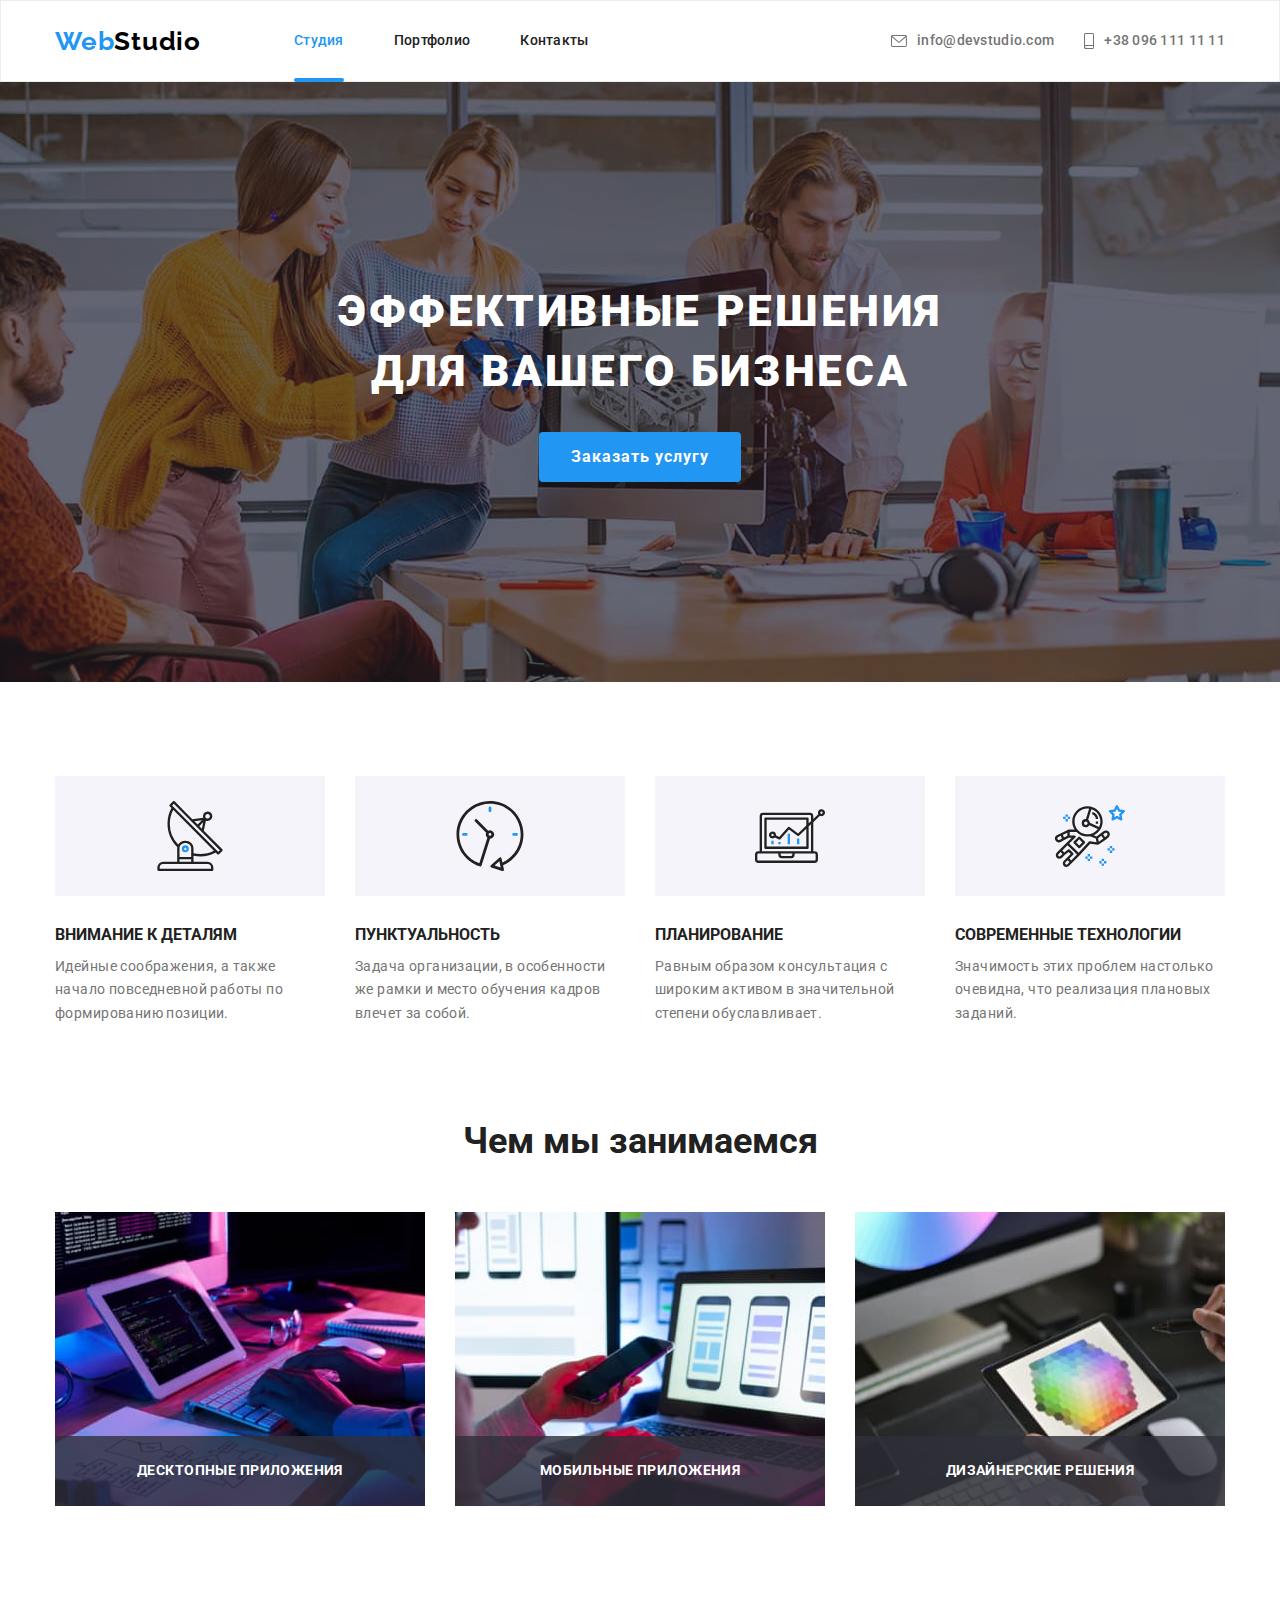
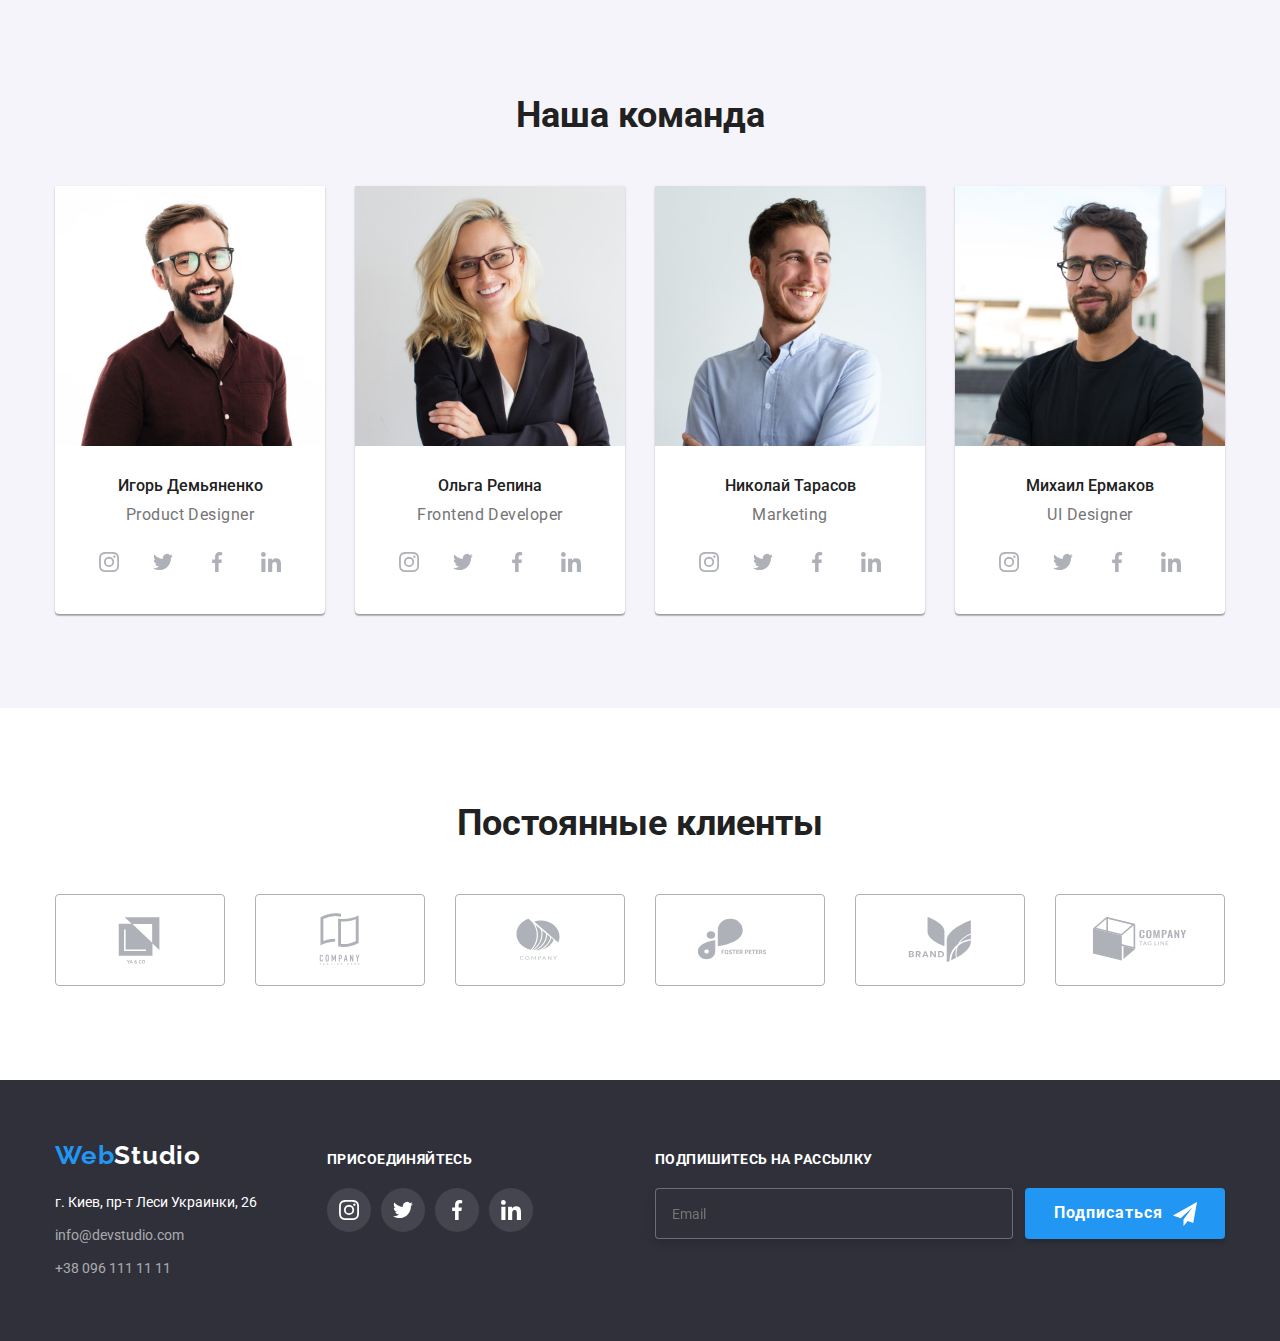
<file: index.html>
<!DOCTYPE html>
<html lang="ru">
<head>
    <meta charset="UTF-8">
    <meta http-equiv="X-UA-Compatible" content="IE=edge">
    <meta name="viewport" content="width=device-width, initial-scale=1.0">
    <title>WebStudio</title>
    <link href="https://fonts.googleapis.com/css2?family=Raleway:wght@700&family=Roboto:wght@400;500;700;900&display=swap" rel="stylesheet">
    <link rel="stylesheet" href="https://cdnjs.cloudflare.com/ajax/libs/modern-normalize/1.1.0/modern-normalize.min.css">
    <link rel="stylesheet" href="./css/main.min.css">
</head>
<body>
    <!-- head of info -->
    <header class="style">
        <div class="container head-wrap">
            <nav class="nav">
                <a href="./index.html" class="logo">Web<span class="logo__style">Studio</span></a>

                <ul class="site-nav"> 
                    <li class="site-nav__item">
                        <a href="./index.html" class="site-nav__link site-nav__link--current">Студия</a>
                    </li>

                    <li class="site-nav__item">
                        <a href="./portfolio.html" class="site-nav__link">Портфолио</a>
                    </li>

                    <li class="site-nav__item">
                        <a href="./index.html" class="site-nav__link">Контакты</a>
                    </li>
                </ul>
            </nav>

            <ul class="contacts">
                <li class="contacts__item">
                    <a href="mailto:info@devstudio.com" class="contacts__link">
                        <svg class="contacts__icon" width="16" height="12">
                            <use href="./image/icons.svg#icon-envelope-opt"></use>
                        </svg>
                        info@devstudio.com
                    </a>
                </li>
                <li class="contacts__item">
                    <a href="tel:+380961111111" class="contacts__link">
                    <svg class="contacts__icon" width="10" height="16">
                        <use href="./image/icons.svg#icon-smartphone-opt"></use>
                    </svg>
                    +38 096 111 11 11
                    </a> 
                </li>
            </ul>
                
        </div>
    </header>

    <main>
        <!-- hero -->
        <section class="hero">
        <div class="container">
            <h1 class="hero__title">Эффективные решения для вашего бизнеса</h1>
            <button type="button" class="hero__button" data-modal-open>Заказать услугу</button>

            <div class="backdrop is-hidden" data-modal>
                
                <div class="modal">
                
                    <form class="reg-form" autocomplete="off">
                        <p class="reg-form__header">Оставьте свои данные, мы вам перезвоним</p>
                        
                            <label class="reg-form__item">
                                <span class="reg-form__text">Имя</span>
                                <input type="text" name="name" class="reg-form__input">

                                <svg width="18" height="18" class="reg-form__icon">
                                    <use href="./image/icons.svg#icon-person-black"></use>
                                </svg>
                            </label>
                                                    
                            <label class="reg-form__item">
                                <span class="reg-form__text">Телефон</span>
                                <input type="tel" name="phone" class="reg-form__input">

                                <svg width="18" height="18" class="reg-form__icon">
                                    <use href="./image/icons.svg#icon-phone-black"></use>
                                </svg>
                            </label>
                        
                            <label class="reg-form__item">
                            <span class="reg-form__text">Почта</span>
                                <input type="email" name="email" class="reg-form__input">
                                
                                <svg width="18" height="18" class="reg-form__icon">
                                    <use href="./image/icons.svg#icon-email-black"></use>
                                </svg>
                            </label>
                        
                            <label class="reg-form__item">
                                <span class="reg-form__text">Комментарий</span> 
                                <textarea name="comment" class="reg-form__input reg-form__textarea" placeholder="Введите текст"></textarea>
                            </label>

                            <label class="reg-form__agreement">
                                <input type="checkbox" name="policy" class="reg-form__checkbox">
                                <span class="reg-form__custom-checkbox"></span>
                                <span>Соглашаюсь с рассылкой и принимаю <a href="" class="reg-form__policy">Условия договора</a></span>
                            </label>

                            <button type="submit" class="reg-form__button">Отправить</button>

                    </form>

                    <button type="button" class="modal__button" data-modal-close>
                    <svg width="30" height="30">
                        <use href="./image/icons.svg#icon-close-c"></use>
                    </svg>
                    </button>
                </div>
            </div>
        </div>
        </section>
            
        <!-- competence -->
        <section class="section">
            <div class="container">
               
                <h2 class="section__title" hidden>Наши компетенции</h2>
                
                <ul class="competence">

                    <li class="competence__item">
                        <div class="competence__icon">
                            <svg width="70" height="70">
                                <use href="./image/icons.svg#icon-antenna-opt"></use>
                            </svg>
                        </div>
                            <h3 class="competence__title">Внимание к деталям</h3>
                            <p class="competence__content">Идейные соображения, а также начало повседневной работы по формированию позиции.</p>
                    </li>

                    <li class="competence__item"> 
                        <div class="competence__icon">
                            <svg width="70" height="70">
                                <use href="./image/icons.svg#icon-clock-opt"></use>
                            </svg>
                        </div>
                        <h3 class="competence__title">Пунктуальность</h3>
                        <p class="competence__content">Задача организации, в особенности же рамки и место обучения кадров влечет за собой.</p>
                    </li>
                    <li class="competence__item">
                        <div class="competence__icon">
                            <svg width="70" height="70">
                                <use href="./image/icons.svg#icon-diagram-opt"></use>
                            </svg>
                        </div>
                        <h3 class="competence__title">Планирование</h3>
                        <p class="competence__content">Равным образом консультация с широким активом в значительной степени обуславливает.</p>
                    </li>
                    <li class="competence__item">
                        <div class="competence__icon">
                            <svg width="70" height="70">
                                <use href="./image/icons.svg#icon-astronaut-opt"></use>
                            </svg>
                        </div>
                        <h3 class="competence__title">Современные технологии</h3>
                        <p class="competence__content">Значимость этих проблем настолько очевидна, что реализация плановых заданий.</p>
                    </li>
                </ul>
            </div>
        </section>

        <!-- affairs -->
        <section class="section">
            <div class="container">
                <h2 class="section__title">Чем мы занимаемся</h2>
                
                <ul class="affairs">

                    <li class="affairs__item">
                        <div class="affairs__card">
                            <img src="./image/zanyatie-1-sq.jpg" alt="работает на десктопном приложении" width="370">
                            <p class="affairs__text">Десктопные приложения</p>
                        </div>
                    </li>

                    <li class="affairs__item">
                        <div class="affairs__card">
                            <img src="./image/zanyatie-2-sq.jpg" alt="работает на мобильном приложении" width="370">
                            <p class="affairs__text">Мобильные приложения</p>
                        </div>
                    </li>

                    <li class="affairs__item">
                        <div class="affairs__card">
                            <img src="./image/zanyatie-3-sq.jpg" alt="работает с палитрой цветов" width="370">
                            <p class="affairs__text">Дизайнерские решения</p>
                        </div>
                    </li>

                </ul>
            </div>
        </section>

        <!-- staff -->
        <section class="section">
            <div class="container">
                <h2 class="section__title">Наша команда</h2>
                <ul class="staff">

                    <li class="staff__item">
                        <img src="./image/demyanenko-sq.jpg" alt="Product Designer Игорь Демьяненко" width="270">
                        <div class="staff__info">
                            <h3 class="staff__name">Игорь Демьяненко</h3>
                            <p lang="en" class="staff__pos">Product Designer</p>

                            <ul class="socials">

                                <li class="socials__item"> 
                                    <a href="" class="socials__link">
                                        <svg class="socials__icon" width="20" height="20">
                                            <use href="./image/icons.svg#icon-instagram-opt"></use>
                                        </svg>
                                    </a>
                                </li>

                                <li class="socials__item"> 
                                    <a href="" class="socials__link">
                                        <svg class="socials__icon" width="20" height="20">
                                            <use href="./image/icons.svg#icon-twitter-opt"></use>
                                        </svg>
                                    </a>
                                </li>

                                <li class="socials__item"> 
                                    <a href="" class="socials__link">
                                        <svg class="socials__icon" width="20" height="20">
                                            <use href="./image/icons.svg#icon-facebook-opt"></use>
                                        </svg>
                                     </a>
                                </li>

                                <li class="socials__item"> 
                                    <a href="" class="socials__link">
                                        <svg class="socials__icon" width="20" height="20">
                                            <use href="./image/icons.svg#icon-linkedin-opt"></use>
                                        </svg>
                                    </a>
                                </li>
                            </ul>
                        </div>
                    </li>

                    <li class="staff__item">
                        <img src="./image/repina-sq.jpg" alt="Frontend Developer Ольга Репина" width="270">
                        <div class="staff__info">
                            <h3 class="staff__name">Ольга Репина</h3>
                            <p lang="en" class="staff__pos">Frontend Developer</p>

                            <ul class="socials">
                            
                                <li class="socials__item">
                                    <a href="" class="socials__link">
                                        <svg class="socials__icon" width="20" height="20">
                                            <use href="./image/icons.svg#icon-instagram-opt"></use>
                                        </svg>
                                    </a>
                                </li>
                            
                                <li class="socials__item">
                                    <a href="" class="socials__link">
                                        <svg class="socials__icon" width="20" height="20">
                                            <use href="./image/icons.svg#icon-twitter-opt"></use>
                                        </svg>
                                    </a>
                                </li>
                            
                                <li class="socials__item">
                                    <a href="" class="socials__link">
                                        <svg class="socials__icon" width="20" height="20">
                                            <use href="./image/icons.svg#icon-facebook-opt"></use>
                                        </svg>
                                    </a>
                                </li>
                            
                                <li class="socials__item">
                                    <a href="" class="socials__link">
                                        <svg class="socials__icon" width="20" height="20">
                                            <use href="./image/icons.svg#icon-linkedin-opt"></use>
                                        </svg>
                                    </a>
                                </li>
                            </ul>
                        </div>
                    </li>

                    <li class="staff__item">
                        <img src="./image/tarasov-sq.jpg" alt="Marketing Николай Тарасов" width="270">
                        <div class="staff__info">
                            <h3 class="staff__name">Николай Тарасов</h3>
                            <p lang="en" class="staff__pos">Marketing</p>

                            <ul class="socials">
                            
                                <li class="socials__item">
                                    <a href="" class="socials__link">
                                        <svg class="socials__icon" width="20" height="20">
                                            <use href="./image/icons.svg#icon-instagram-opt"></use>
                                        </svg>
                                    </a>
                                </li>
                            
                                <li class="socials__item">
                                    <a href="" class="socials__link">
                                        <svg class="socials__icon" width="20" height="20">
                                            <use href="./image/icons.svg#icon-twitter-opt"></use>
                                        </svg>
                                    </a>
                                </li>
                            
                                <li class="socials__item">
                                    <a href="" class="socials__link">
                                        <svg class="socials__icon" width="20" height="20">
                                            <use href="./image/icons.svg#icon-facebook-opt"></use>
                                        </svg>
                                    </a>
                                </li>
                            
                                <li class="socials__item">
                                    <a href="" class="socials__link">
                                        <svg class="socials__icon" width="20" height="20">
                                            <use href="./image/icons.svg#icon-linkedin-opt"></use>
                                        </svg>
                                    </a>
                                </li>
                            </ul>
                        </div>
                    </li>

                    <li class="staff__item">
                        <img src="./image/ermakov-sq.jpg" alt="UI Designer Михаил Ермаков" width="270">
                        <div class="staff__info">
                            <h3 class="staff__name">Михаил Ермаков</h3>
                            <p lang="en" class="staff__pos">UI Designer</p>
                            
                            <ul class="socials">
                            
                                <li class="socials__item">
                                    <a href="" class="socials__link">
                                        <svg class="socials__icon" width="20" height="20">
                                            <use href="./image/icons.svg#icon-instagram-opt"></use>
                                        </svg>
                                    </a>
                                </li>
                            
                                <li class="socials__item">
                                    <a href="" class="socials__link">
                                        <svg class="socials__icon" width="20" height="20">
                                            <use href="./image/icons.svg#icon-twitter-opt"></use>
                                        </svg>
                                    </a>
                                </li>
                            
                                <li class="socials__item">
                                    <a href="" class="socials__link">
                                        <svg class="socials__icon" width="20" height="20">
                                            <use href="./image/icons.svg#icon-facebook-opt"></use>
                                        </svg>
                                    </a>
                                </li>
                            
                                <li class="socials__item">
                                    <a href="" class="socials__link">
                                        <svg class="socials__icon" width="20" height="20">
                                            <use href="./image/icons.svg#icon-linkedin-opt"></use>
                                        </svg>
                                    </a>
                                </li>
                            </ul>
                        </div>
                    </li>
                </ul>
            </div>
        </section>

        <!-- clients -->
        <section class="section">
            <div class="container">
            <h2 class="section__title">Постоянные клиенты</h2>
                <ul class="clients">

                    <li class="clients__item">
                        <a href="" class="clients__link">
                            <svg class="clients__icon" width="106" height="60">
                                <use href="./image/icons.svg#icon-client-1-1"></use>
                            </svg>
                        </a>
                    </li>

                    <li class="clients__item">
                        <a href="" class="clients__link">
                            <svg class="clients__icon" width="106" height="60">
                                <use href="./image/icons.svg#icon-client-2-2"></use>
                            </svg>
                        </a>
                    </li>

                    <li class="clients__item">
                        <a href="" class="clients__link">
                            <svg class="clients__icon" width="106" height="60">
                                <use href="./image/icons.svg#icon-client-3-3"></use>
                            </svg>
                        </a>
                    </li>

                    <li class="clients__item">
                        <a href="" class="clients__link">
                            <svg class="clients__icon" width="106" height="60">
                                <use href="./image/icons.svg#icon-client-4-4"></use>
                            </svg>
                        </a>
                    </li>

                    <li class="clients__item">
                        <a href="" class="clients__link">
                            <svg class="clients__icon" width="106" height="60">
                                <use href="./image/icons.svg#icon-client-5-5"></use>
                            </svg>
                        </a>
                    </li>

                    <li class="clients__item">
                        <a href="" class="clients__link">
                            <svg class="clients__icon" width="106" height="60">
                                <use href="./image/icons.svg#icon-client-6-6"></use>
                            </svg>
                        </a>
                    </li>

                </ul>
            </div>
        </section>
    </main>

    <footer class="footer">
        <div class="container footer__wrap">
            <div>
            <a href="./index.html" class="logo logo__position">Web<span class="logo__style logo__color">Studio</span></a>
            <address>
                <ul class="address">
                    <li class="address__item">г. Киев, пр-т Леси Украинки, 26</li> 

                    <li class="address__item">
                        <a href="mailto:info@devstudio.com" class="address__link">info@devstudio.com</a>
                    </li>

                    <li>
                        <a href="tel:+380961111111" class="address__link">+38 096 111 11 11</a>
                    </li>
                </ul>
            </address>
            </div>

            <div class="footer-stand">
                <p class="footer-stand__header">Присоединяйтесь</p>
                <ul class="socials">
                
                    <li class="socials__item">
                        <a href="" class="socials__link">
                            <svg class="socials__icon" width="20" height="20">
                                <use href="./image/icons.svg#icon-instagram-opt"></use>
                            </svg>
                        </a>
                    </li>
                
                    <li class="socials__item">
                        <a href="" class="socials__link">
                            <svg class="socials__icon" width="20" height="20">
                                <use href="./image/icons.svg#icon-twitter-opt"></use>
                            </svg>
                        </a>
                    </li>
                
                    <li class="socials__item">
                        <a href="" class="socials__link">
                            <svg class="socials__icon" width="20" height="20">
                                <use href="./image/icons.svg#icon-facebook-opt"></use>
                            </svg>
                        </a>
                    </li>
                
                    <li class="socials__item">
                        <a href="" class="socials__link">
                            <svg class="socials__icon" width="20" height="20">
                                <use href="./image/icons.svg#icon-linkedin-opt"></use>
                            </svg>
                        </a>
                    </li>

                </ul>
            </div>

            <div class="form">
                <p class="form__message">Подпишитесь на рассылку</p>
                <form class="wrapper">
                        <input type="email" name="mailing" id="mailing" placeholder="Email" class="form__input">
                        <button type="submit" class="form__button">
                            Подписаться
                            <svg width="24" height="24" class="form__icon">
                                <use href="./image/icons.svg#icon-icon-send-1">
                                </use>
                            </svg>
                        </button>
                    </div>
                </form>
            </div>
    </footer>
    <script src="./js/modal.js"></script>
</body>
</html>
</file>
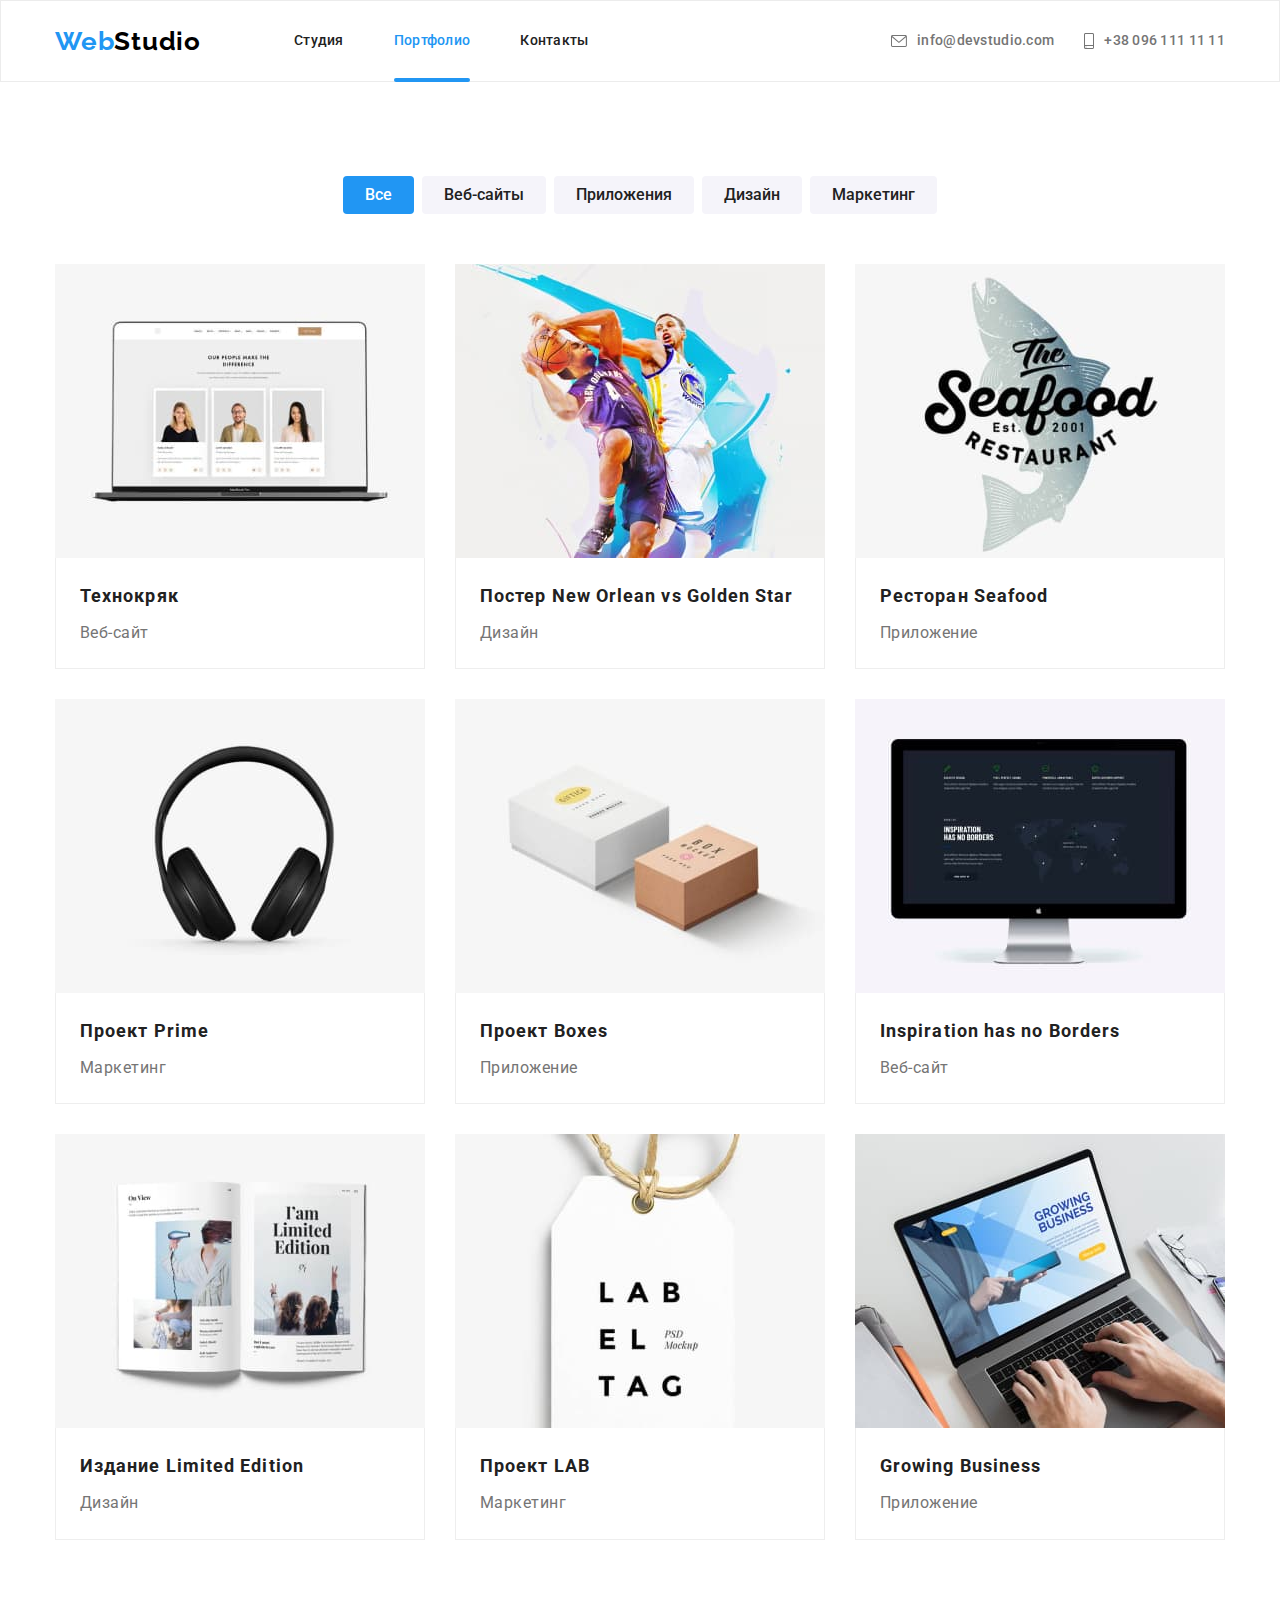
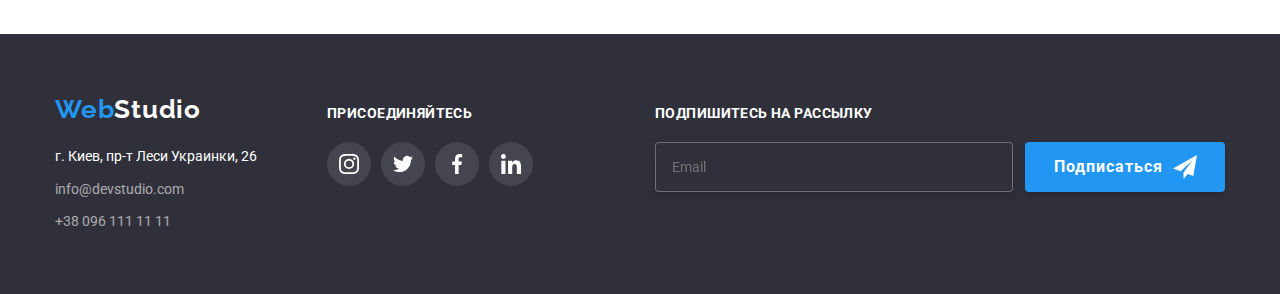
<file: portfolio.html>
<!DOCTYPE html>
<html lang="ru">
<head>
    <meta charset="UTF-8">
    <meta http-equiv="X-UA-Compatible" content="IE=edge">
    <meta name="viewport" content="width=device-width, initial-scale=1.0">
    <title>Portfolio</title>
    <link href="https://fonts.googleapis.com/css2?family=Raleway:wght@700&family=Roboto:wght@400;500;700;900&display=swap"
        rel="stylesheet">
    <link rel="stylesheet" href="https://cdnjs.cloudflare.com/ajax/libs/modern-normalize/1.1.0/modern-normalize.min.css">
    <link rel="stylesheet" href="./css/main.min.css">
</head>
<body>
    <!-- head of info -->
    <header class="style">
        <div class="container head-wrap">
            <nav class="nav">
                <a href="./index.html" class="logo">Web<span class="logo__style">Studio</span></a>
    
                <ul class="site-nav">
                    <li class="site-nav__item">
                        <a href="./index.html" class="site-nav__link">Студия</a>
                    </li>
    
                    <li class="site-nav__item">
                        <a href="./portfolio.html" class="site-nav__link site-nav__link--current">Портфолио</a>
                    </li>
    
                    <li class="site-nav__item">
                        <a href="./index.html" class="site-nav__link">Контакты</a>
                    </li>
                </ul>
            </nav>
    
            <ul class="contacts">
                <li class="contacts__item">
                    <a href="mailto:info@devstudio.com" class="contacts__link">
                        <svg class="contacts__icon" width="16" height="12">
                            <use href="./image/icons.svg#icon-envelope-opt"></use>
                        </svg>
                        info@devstudio.com
                    </a>
                </li>
                <li class="contacts__item">
                    <a href="tel:+380961111111" class="contacts__link">
                        <svg class="contacts__icon" width="10" height="16">
                            <use href="./image/icons.svg#icon-smartphone-opt"></use>
                        </svg>
                        +38 096 111 11 11
                    </a>
                </li>
            </ul>
    
        </div>
    </header>

    <main>   
        <section class="section">
            <div class="container">

                <h1 hidden>Примеры наших работ</h1>

                <!-- filter -->
                <ul class="filter">
                    <li class="filter__item"><button type="button" class="filter__button filter__button--main">Все</button></li>
                    <li class="filter__item"><button type="button" class="filter__button">Веб-сайты</button></li>
                    <li class="filter__item"><button type="button" class="filter__button">Приложения</button></li>
                    <li class="filter__item"><button type="button" class="filter__button">Дизайн</button></li>
                    <li class="filter__item"><button type="button" class="filter__button">Маркетинг</button></li>
                </ul>
             
                    <!-- examples -->
                <ul class="examples">

                    <li class="examples__item">
                        <a href="" class="project">
                            <div class="project__img-wrap">
                                <img src="./image/technokryak.jpg" alt="Пример работы Технокряк" width="370">
                                <p class="project__overlay">
                                    Ресурс предлагает комплексные предложения с разным уровнем функционала и сервисов. Все это позволит посетителю получить
                                    исчерпывающие сведения о компании или частном лице.
                                </p>
                            </div>

                            <div class="project__info">
                                <h2 class="project__title">Технокряк</h2>
                                <p class="project__type">Веб-сайт</p>
                            </div>
                        </a>
                    </li>
                    
                    <li class="examples__item">
                        <a href="" class="project">
                            <div class="project__img-wrap">
                                <img src="./image/new-orlean-vs-golden-star.jpg" alt="Постер New Orlean vs Golden Star" width="370">
                                <p class="project__overlay">
                                    Ресурс предлагает комплексные предложения с разным уровнем функционала и сервисов. Все это позволит посетителю
                                    получить
                                    исчерпывающие сведения о компании или частном лице.
                                </p>
                            </div>
                            <div class="project__info">
                                <h2 class="project__title">Постер <span lang="en">New Orlean vs Golden Star</span></h2>
                                <p class="project__type">Дизайн</p>
                            </div>
                        </a>
                    </li>

                    <li class="examples__item">
                        <a href="" class="project">
                            <div class="project__img-wrap">
                                <img src="./image/seafood.jpg" alt="Пример работы ресторан Seafood" width="370">
                                <p class="project__overlay">
                                    Ресурс предлагает комплексные предложения с разным уровнем функционала и сервисов. Все это позволит посетителю
                                    получить
                                    исчерпывающие сведения о компании или частном лице.
                                </p>   
                            </div>
                            <div class="project__info">
                                <h2 class="project__title">Ресторан <span lang="en">Seafood</span></h2>
                                <p class="project__type">Приложение</p>
                            </div>
                        </a>
                    </li>

                    <li class="examples__item">
                        <a href="" class="project">
                            <div class="project__img-wrap">
                                <img src="./image/prime.jpg" alt="Проект Prime" width="370">
                                <p class="project__overlay">
                                    Ресурс предлагает комплексные предложения с разным уровнем функционала и сервисов. Все это позволит посетителю
                                    получить
                                    исчерпывающие сведения о компании или частном лице.
                                </p>
                            </div>
                            <div class="project__info">
                                <h2 class="project__title">Проект <span lang="en">Prime</span></h2>
                                <p class="project__type">Маркетинг</p>
                            </div>
                        </a>
                    </li>

                    <li class="examples__item">
                        <a href="" class="project">   
                            <div class="project__img-wrap">
                                <img src="./image/boxes.jpg" alt="Проект Boxes" width="370">
                                <p class="project__overlay">
                                    Ресурс предлагает комплексные предложения с разным уровнем функционала и сервисов. Все это позволит посетителю
                                    получить
                                    исчерпывающие сведения о компании или частном лице.
                                </p>
                            </div>
                            <div class="project__info">
                                <h2 class="project__title">Проект <span lang="en">Boxes</span></h2>
                                <p class="project__type">Приложение</p>
                            </div>
                        </a>
                    </li>

                    <li class="examples__item">
                        <a href="" class="project">
                            <div class="project__img-wrap">
                                <img src="./image/inspiration-has-no-borders.jpg" alt=" Проект Inspiration has no Borders" width="370">
                                <p class="project__overlay">
                                    Ресурс предлагает комплексные предложения с разным уровнем функционала и сервисов. Все это позволит посетителю
                                    получить
                                    исчерпывающие сведения о компании или частном лице.
                                </p>
                            </div>
                            <div class="project__info">
                                <h2 lang="en" class="project__title">Inspiration has no Borders</h2>
                                <p class="project__type">Веб-сайт</p>
                            </div>
                        </a>
                    </li>

                    <li class="examples__item">
                        <a href="" class="project">
                            <div class="project__img-wrap">
                                <img src="./image/limited-edition.jpg" alt=" Проект Издание Limited Edition" width="370">
                                <p class="project__overlay">
                                    Ресурс предлагает комплексные предложения с разным уровнем функционала и сервисов. Все это позволит посетителю
                                    получить
                                    исчерпывающие сведения о компании или частном лице.
                                </p>
                            </div>
                            <div class="project__info">
                                <h2 class="project__title">Издание <span lang="en">Limited Edition</span></h2>
                                <p class="project__type">Дизайн</p>
                            </div>
                        </a>
                    </li>

                    <li class="examples__item">
                        <a href="" class="project">
                            <div class="project__img-wrap">
                                <img src="./image/lab.jpg" alt="Проект LAB" width="370">
                                <p class="project__overlay">
                                    Ресурс предлагает комплексные предложения с разным уровнем функционала и сервисов. Все это позволит посетителю получить
                                    исчерпывающие сведения о компании или частном лице.
                                </p>
                            </div>
                            <div class="project__info">
                                <h2 class="project__title">Проект <span lang="en">LAB</span></h2>
                                <p class="project__type">Маркетинг</p>
                            </div>
                        </a>
                    </li>

                    <li class="examples__item">
                        <a href="" class="project">
                            <div class="project__img-wrap">
                                <img src="./image/growing-business.jpg" alt=" Проект Growing Business" width="370">
                                <p class="project__overlay">
                                    Ресурс предлагает комплексные предложения с разным уровнем функционала и сервисов. Все это позволит посетителю
                                    получить
                                    исчерпывающие сведения о компании или частном лице.
                                </p>
                            </div>
                            <div class="project__info">
                                <h2 lang="en" class="project__title">Growing Business</h2>
                                <p class="project__type">Приложение</p>
                            </div>
                        </a>
                    </li>
                    
                </ul>
            </div>
        </section>
    </main>
    
    
    <footer class="footer">
        <div class="container footer__wrap">
            <div>
                <a href="./index.html" class="logo logo__position">Web<span
                        class="logo__style logo__color">Studio</span></a>
                <address>
                    <ul class="address">
                        <li class="address__item">г. Киев, пр-т Леси Украинки, 26</li>
    
                        <li class="address__item">
                            <a href="mailto:info@devstudio.com" class="address__link">info@devstudio.com</a>
                        </li>
    
                        <li>
                            <a href="tel:+380961111111" class="address__link">+38 096 111 11 11</a>
                        </li>
                    </ul>
                </address>
            </div>
    
            <div class="footer-stand">
                <p class="footer-stand__header">Присоединяйтесь</p>
                <ul class="socials">
    
                    <li class="socials__item">
                        <a href="" class="socials__link">
                            <svg class="socials__icon" width="20" height="20">
                                <use href="./image/icons.svg#icon-instagram-opt"></use>
                            </svg>
                        </a>
                    </li>
    
                    <li class="socials__item">
                        <a href="" class="socials__link">
                            <svg class="socials__icon" width="20" height="20">
                                <use href="./image/icons.svg#icon-twitter-opt"></use>
                            </svg>
                        </a>
                    </li>
    
                    <li class="socials__item">
                        <a href="" class="socials__link">
                            <svg class="socials__icon" width="20" height="20">
                                <use href="./image/icons.svg#icon-facebook-opt"></use>
                            </svg>
                        </a>
                    </li>
    
                    <li class="socials__item">
                        <a href="" class="socials__link">
                            <svg class="socials__icon" width="20" height="20">
                                <use href="./image/icons.svg#icon-linkedin-opt"></use>
                            </svg>
                        </a>
                    </li>
    
                </ul>
            </div>
    
            <div class="form">
                <p class="form__message">Подпишитесь на рассылку</p>
                <form class="wrapper">
                    <input type="email" name="mailing" id="mailing" placeholder="Email" class="form__input">
                    <button type="submit" class="form__button">
                        Подписаться
                        <svg width="24" height="24" class="form__icon">
                            <use href="./image/icons.svg#icon-icon-send-1">
                            </use>
                        </svg>
                    </button>
            </div>
            </form>
        </div>
    </footer>
</body>
</file>
<file: css/main.min.css>
:root{--primary-text-color: #757575;--title-text-color: #212121;--accent-color: #2196f3;--primary-white-color: #ffffff;--bg-color-filter: #f5f4fa;--bg-color-footer-header: #2f303a;--secondary-logo-color: #000000;--hover-button-color: #188CE8;--border-header-color: #ECECEC;--font-color-link-footer: rgba(255, 255, 255, 0.6);--color-icon: #AFB1B8;--bg-icon-footer: rgba(255, 255, 255, 0.1);--bg-position-block: rgba(47, 48, 58, 0.8);--bg-overlay: rgba(33, 150, 243, 0.9);--bg-backdrop: rgba(0, 0, 0, 0.2);--timing-function: cubic-bezier(0.4, 0, 0.2, 1);--duration: 250ms}body{background-color:var(--primary-white-color);color:var(--primary-text-color);font-family:Roboto, sans-serif;font-size:14px}img{display:block;min-width:100%;height:auto}.site-nav,.contacts,.competence,.affairs,.staff,.socials,.clients,.address,.filter,.examples{list-style:none;margin-top:0;margin-bottom:0;padding-left:0}.site-nav__link,.contacts__link,.address__link{text-decoration:none;-webkit-transition:color var(--duration) var(--timing-function);transition:color var(--duration) var(--timing-function)}.site-nav__link:hover,.contacts__link:hover,.address__link:hover,.site-nav__link:focus,.contacts__link:focus,.address__link:focus{color:var(--accent-color)}.container{width:1200px;margin-left:auto;margin-right:auto;padding-right:15px;padding-left:15px}.section{padding-top:94px;padding-bottom:94px}.section:nth-child(3n){padding-top:0}.section:nth-child(4n){background-color:var(--bg-color-filter)}.section__title{margin-top:0;margin-bottom:50px;color:var(--title-text-color);font-weight:700;font-size:36px;line-height:1.17;text-align:center}.nav{display:-webkit-box;display:-ms-flexbox;display:flex;-webkit-box-align:center;-ms-flex-align:center;align-items:center}.site-nav{display:-webkit-box;display:-ms-flexbox;display:flex;margin-left:93px}.site-nav__item{display:-webkit-box;display:-ms-flexbox;display:flex;-webkit-box-align:center;-ms-flex-align:center;align-items:center;color:var(--primary-text-color);position:relative}.site-nav__item:hover,.site-nav__item:focus{color:var(--accent-color)}.site-nav__item+.site-nav__item{margin-left:50px}.site-nav__link{display:block;padding-top:32px;padding-bottom:32px;color:var(--title-text-color);font-weight:500;line-height:1.14;letter-spacing:0.02em}.site-nav__link--current{color:var(--accent-color)}.site-nav__link--current::after{content:'';position:absolute;width:100%;bottom:-1.5px;display:-webkit-box;display:-ms-flexbox;display:flex;height:4px;background-color:var(--accent-color);border-radius:2px}.contacts{display:-webkit-box;display:-ms-flexbox;display:flex;margin-left:auto;color:var(--primary-white-color);font-weight:500;line-height:1.14;letter-spacing:0.02em}.contacts__item+.contacts__item{margin-left:30px}.contacts__link{display:-webkit-box;display:-ms-flexbox;display:flex;-webkit-box-align:center;-ms-flex-align:center;align-items:center;padding-top:32px;padding-bottom:32px;color:var(--primary-text-color);font-weight:500;line-height:1.14;letter-spacing:0.02em}.contacts__icon{margin-right:10px;cursor:pointer;fill:currentColor}.hero__button{padding:10px 32px;min-width:200px;display:block;margin:0 auto;color:var(--primary-white-color);background-color:var(--accent-color);font-family:inherit;font-weight:700;font-size:16px;line-height:1.9;text-align:center;letter-spacing:0.06em;cursor:pointer;border:none;border-radius:4px;-webkit-transition:background var(--duration) var(--timing-function),-webkit-box-shadow var(--duration) var(--timing-function);transition:background var(--duration) var(--timing-function),-webkit-box-shadow var(--duration) var(--timing-function);transition:background var(--duration) var(--timing-function),box-shadow var(--duration) var(--timing-function);transition:background var(--duration) var(--timing-function),box-shadow var(--duration) var(--timing-function),-webkit-box-shadow var(--duration) var(--timing-function)}.hero__button:hover,.hero__button:focus{background:var(--hover-button-color);-webkit-box-shadow:0px 4px 4px rgba(0,0,0,0.15);box-shadow:0px 4px 4px rgba(0,0,0,0.15)}.reg-form__button{display:-webkit-box;display:-ms-flexbox;display:flex;-webkit-box-align:center;-ms-flex-align:center;align-items:center;-webkit-box-pack:center;-ms-flex-pack:center;justify-content:center;width:200px;height:50px;margin:0 auto;border:none;background:var(--accent-color);-webkit-box-shadow:0px 4px 4px rgba(0,0,0,0.15);box-shadow:0px 4px 4px rgba(0,0,0,0.15);border-radius:4px;font-weight:700;font-size:16px;line-height:1.9;letter-spacing:0.06em;color:var(--primary-white-color);cursor:pointer}.modal__button{position:absolute;top:8px;right:8px;padding:0;border:none;background-color:var(--primary-white-color);cursor:pointer;-webkit-transition:color var(--duration) var(--timing-function);transition:color var(--duration) var(--timing-function)}.modal__button:hover,.modal__button:focus{color:var(--accent-color)}.form__button{display:-webkit-box;display:-ms-flexbox;display:flex;-webkit-box-align:center;-ms-flex-align:center;align-items:center;text-align:center;width:200px;margin-left:12px;padding:10px 28px 10px 29px;font-weight:700;font-size:16px;line-height:1.9;letter-spacing:0.06em;color:var(--primary-white-color);background:var(--accent-color);-webkit-box-shadow:0px 4px 4px rgba(0,0,0,0.15);box-shadow:0px 4px 4px rgba(0,0,0,0.15);border:0;border-radius:4px;cursor:pointer}.filter__button{padding:6px 22px;color:var(--title-text-color);background-color:var(--bg-color-filter);font-weight:500;font-size:16px;line-height:1.6;cursor:pointer;border:none;border-radius:4px;-webkit-transition:background-color var(--duration) var(--timing-function),color var(--duration) var(--timing-function),-webkit-box-shadow var(--duration) var(--timing-function);transition:background-color var(--duration) var(--timing-function),color var(--duration) var(--timing-function),-webkit-box-shadow var(--duration) var(--timing-function);transition:background-color var(--duration) var(--timing-function),color var(--duration) var(--timing-function),box-shadow var(--duration) var(--timing-function);transition:background-color var(--duration) var(--timing-function),color var(--duration) var(--timing-function),box-shadow var(--duration) var(--timing-function),-webkit-box-shadow var(--duration) var(--timing-function)}.filter__button:hover,.filter__button:focus{background-color:var(--accent-color);color:var(--primary-white-color);-webkit-box-shadow:0px 1px 1px rgba(0,0,0,0.12),0px 4px 4px rgba(0,0,0,0.06),1px 4px 6px rgba(0,0,0,0.16);box-shadow:0px 1px 1px rgba(0,0,0,0.12),0px 4px 4px rgba(0,0,0,0.06),1px 4px 6px rgba(0,0,0,0.16)}.filter__button--main{background-color:var(--accent-color);color:var(--primary-white-color)}.style{border:1px solid var(--border-header-color)}.head-wrap{display:-webkit-box;display:-ms-flexbox;display:flex;-webkit-box-align:center;-ms-flex-align:center;align-items:center}.logo{display:block;padding-top:24px;padding-bottom:24px;color:var(--accent-color);font-family:Raleway, sans-serif;font-weight:700;font-size:26px;line-height:1.19;text-decoration:none;letter-spacing:0.03em}.logo__style{color:var(--secondary-logo-color);-webkit-transition:color var(--duration) var(--timing-function);transition:color var(--duration) var(--timing-function)}.logo:hover .logo__style,.logo:focus .logo__style{color:var(--accent-color)}.logo__color{color:var(--primary-white-color)}.logo__position{margin-bottom:20px;padding-top:0;padding-bottom:0}.hero{height:600px;max-width:1600px;margin-left:auto;margin-right:auto;padding-top:200px;padding-bottom:200px;background-color:var(--bg-color-footer-header);background-image:-webkit-gradient(linear, left bottom, left top, from(rgba(47,48,58,0.4)), to(rgba(47,48,58,0.4))),url("../image/main-img-sq.jpg");background-image:linear-gradient(to top, rgba(47,48,58,0.4), rgba(47,48,58,0.4)),url("../image/main-img-sq.jpg");background-repeat:no-repeat;background-position:center;background-size:cover}.hero__title{width:696px;margin:0 auto 30px;color:var(--primary-white-color);font-weight:900;font-size:44px;line-height:1.36;text-align:center;letter-spacing:0.06em;text-transform:uppercase}.backdrop{position:fixed;top:0;left:0;width:100%;height:100%;background-color:var(--bg-backdrop);z-index:1;opacity:1;visibility:visible;-webkit-transition:opacity var(--duration) var(--timing-function),visibility var(--duration) var(--timing-function);transition:opacity var(--duration) var(--timing-function),visibility var(--duration) var(--timing-function)}.backdrop.is-hidden{opacity:0;pointer-events:none;visibility:hidden}.modal{position:absolute;top:50%;left:50%;-webkit-transform:translate(-50%, -50%) scale(1);transform:translate(-50%, -50%) scale(1);width:528px;height:581px;padding:40px;background-color:var(--primary-white-color);-webkit-box-shadow:0px 1px 3px rgba(0,0,0,0.12),0px 1px 1px rgba(0,0,0,0.14),0px 2px 1px rgba(0,0,0,0.2);box-shadow:0px 1px 3px rgba(0,0,0,0.12),0px 1px 1px rgba(0,0,0,0.14),0px 2px 1px rgba(0,0,0,0.2);border-radius:4px;-webkit-transition:-webkit-transform var(--duration) var(--timing-function);transition:-webkit-transform var(--duration) var(--timing-function);transition:transform var(--duration) var(--timing-function);transition:transform var(--duration) var(--timing-function), -webkit-transform var(--duration) var(--timing-function)}.backdrop.is-hidden .modal{-webkit-transform:translate(-50%, -50%) scale(2);transform:translate(-50%, -50%) scale(2)}.reg-form{display:-webkit-box;display:-ms-flexbox;display:flex;-webkit-box-align:center;-ms-flex-align:center;align-items:center;-webkit-box-orient:vertical;-webkit-box-direction:normal;-ms-flex-direction:column;flex-direction:column}.reg-form__header{display:block;margin:0;margin-bottom:12px;padding:0;text-align:center;font-weight:700;font-size:20px;line-height:1.15;letter-spacing:0.03em;color:var(--title-text-color)}.reg-form__item{display:inline-block;color:var(--primary-text-color);position:relative;margin-bottom:10px}.reg-form__item:nth-child(5n){margin-bottom:20px}.reg-form__input{display:inline-block;width:448px;height:40px;padding:0;padding-left:42px;border:1px solid rgba(117,117,117,0.5);border-radius:4px;color:rgba(117,117,117,0.5);-webkit-transition:border-color var(--duration) var(--timing-function);transition:border-color var(--duration) var(--timing-function)}.reg-form__item:focus-within .reg-form__input{border-color:var(--accent-color);outline:none}.reg-form__icon{position:absolute;left:12px;-webkit-transform:translateY(11px);transform:translateY(11px);fill:currentColor;color:var(--secondary-logo-color);-webkit-transition:color var(--duration) var(--timing-function);transition:color var(--duration) var(--timing-function)}.reg-form__item:focus-within .reg-form__icon{color:var(--accent-color)}.reg-form__text{display:-webkit-box;display:-ms-flexbox;display:flex;margin-bottom:4px;font-size:12px;line-height:1.17;letter-spacing:0.01em;color:var(--primary-text-color)}.reg-form__textarea{height:120px;padding:12px 16px;resize:none;line-height:1.14;letter-spacing:0.01em}.reg-form__agreement{display:-webkit-box;display:-ms-flexbox;display:flex;-webkit-box-align:center;-ms-flex-align:center;align-items:center;line-height:1.7;letter-spacing:0.03em;color:var(--primary-text-color);margin-bottom:30px}.reg-form__checkbox{position:absolute;width:1px;height:1px;margin:-1px;padding:0;clip:rect(0 0 0 0);overflow:hidden}.reg-form__custom-checkbox{display:inline-block;margin-right:8.4px;width:16px;height:15px;border:2px solid var(--secondary-logo-color);border-radius:2px;-webkit-transition:border-color var(--duration) var(--timing-function),background-color var(--duration) var(--timing-function);transition:border-color var(--duration) var(--timing-function),background-color var(--duration) var(--timing-function)}.reg-form__checkbox:checked+.reg-form__custom-checkbox{background-color:var(--accent-color);background-image:url(../image/vector-1.svg);background-position:center;background-repeat:no-repeat;border-color:var(--accent-color)}.reg-form__checkbox:focus+.reg-form__custom-checkbox,.reg-form__checkbox:hover+.reg-form__custom-checkbox{border-color:var(--accent-color)}.reg-form__policy{color:var(--accent-color)}.competence{display:-webkit-box;display:-ms-flexbox;display:flex}.competence__item{width:270px}.competence__item+.competence__item{margin-left:30px}.competence__icon{display:-webkit-box;display:-ms-flexbox;display:flex;-webkit-box-align:center;-ms-flex-align:center;align-items:center;-webkit-box-pack:center;-ms-flex-pack:center;justify-content:center;width:270px;height:120px;margin-bottom:30px;background-color:var(--bg-color-filter)}.competence__title{margin-top:0;margin-bottom:10px;font-weight:700;line-height:1.14;text-transform:uppercase;color:var(--title-text-color)}.competence__content{margin-top:0;margin-bottom:0;line-height:1.7;letter-spacing:0.03em}.affairs{display:-webkit-box;display:-ms-flexbox;display:flex}.affairs__item+.affairs__item{margin-left:30px}.affairs__card{position:relative;display:-webkit-box;display:-ms-flexbox;display:flex;-webkit-box-align:end;-ms-flex-align:end;align-items:flex-end}.affairs__text{display:-webkit-box;display:-ms-flexbox;display:flex;-webkit-box-align:center;-ms-flex-align:center;align-items:center;-webkit-box-pack:center;-ms-flex-pack:center;justify-content:center;margin:0;width:370px;height:70px;background-color:var(--bg-position-block);font-weight:700;line-height:1.14;letter-spacing:0.03em;text-transform:uppercase;color:var(--primary-white-color);position:absolute}.staff{display:-webkit-box;display:-ms-flexbox;display:flex;-webkit-box-align:none;-ms-flex-align:none;align-items:none;-webkit-box-pack:center;-ms-flex-pack:center;justify-content:center}.staff__name{margin-bottom:10px;margin-top:0;color:var(--title-text-color);font-weight:500;font-size:16px;line-height:1.19;text-align:center}.staff__info{padding-top:30px;padding-bottom:30px}.staff__pos{margin-top:0;margin-bottom:16px;font-size:16px;line-height:1.19;text-align:center;letter-spacing:0.03em}.staff__item{width:270px;background-color:var(--primary-white-color);-webkit-box-shadow:0px 1px 3px rgba(0,0,0,0.12),0px 1px 1px rgba(0,0,0,0.14),0px 2px 1px rgba(0,0,0,0.2);box-shadow:0px 1px 3px rgba(0,0,0,0.12),0px 1px 1px rgba(0,0,0,0.14),0px 2px 1px rgba(0,0,0,0.2);border-radius:0px 0px 4px 4px}.staff__item+.staff__item{margin-left:30px}.socials{display:-webkit-box;display:-ms-flexbox;display:flex;-webkit-box-align:none;-ms-flex-align:none;align-items:none;-webkit-box-pack:center;-ms-flex-pack:center;justify-content:center}.socials__icon{fill:currentColor}.socials__item+.socials__item{margin-left:10px}.footer-stand .socials__link{background-color:var(--bg-icon-footer);color:var(--primary-white-color)}.socials__link{display:-webkit-box;display:-ms-flexbox;display:flex;-webkit-box-align:center;-ms-flex-align:center;align-items:center;-webkit-box-pack:center;-ms-flex-pack:center;justify-content:center;width:44px;height:44px;border-radius:50%;color:var(--color-icon);-webkit-transition:background-color var(--duration) var(--timing-function),color var(--duration) var(--timing-function);transition:background-color var(--duration) var(--timing-function),color var(--duration) var(--timing-function)}.socials__link:hover,.socials__link:focus{background-color:var(--accent-color);color:var(--primary-white-color)}.clients{display:-webkit-box;display:-ms-flexbox;display:flex;-webkit-box-align:none;-ms-flex-align:none;align-items:none;-webkit-box-pack:center;-ms-flex-pack:center;justify-content:center}.clients__icon{fill:currentColor}.clients__item{color:var(--color-icon)}.clients__item+.clients__item{margin-left:30px}.clients__link{display:-webkit-box;display:-ms-flexbox;display:flex;-webkit-box-align:center;-ms-flex-align:center;align-items:center;-webkit-box-pack:center;-ms-flex-pack:center;justify-content:center;width:170px;height:92px;border:1px solid var(--color-icon);border-radius:4px;color:var(--color-icon);-webkit-transition:border var(--duration) var(--timing-function),color var(--duration) var(--timing-function);transition:border var(--duration) var(--timing-function),color var(--duration) var(--timing-function)}.clients__link:hover,.clients__link:focus{border:1px solid var(--accent-color);color:var(--accent-color)}.footer{padding-top:60px;padding-bottom:60px;background-color:var(--bg-color-footer-header)}.footer__wrap{display:-webkit-box;display:-ms-flexbox;display:flex;-webkit-box-align:baseline;-ms-flex-align:baseline;align-items:baseline}.address{line-height:1.7;font-style:normal}.address__item{margin-bottom:9px;color:var(--primary-white-color)}.address__link{color:var(--font-color-link-footer)}.footer-stand{margin-left:70px}.footer-stand__header{margin-top:0;margin-bottom:20px;font-weight:700;line-height:1.14;letter-spacing:0.03em;text-transform:uppercase;color:var(--primary-white-color)}.form{margin-left:auto}.form__icon{margin-left:10px}.wrapper{display:-webkit-box;display:-ms-flexbox;display:flex}.form__input{width:358px;padding-top:15px;padding-left:16px;padding-bottom:15px;border:1px solid rgba(255,255,255,0.3);-webkit-filter:drop-shadow(0px 4px 4px rgba(0,0,0,0.15));filter:drop-shadow(0px 4px 4px rgba(0,0,0,0.15));border-radius:4px;background-color:var(--bg-color-footer-header);color:var(--font-color-link-footer)}.form__message{display:block;margin-bottom:20px;margin-top:0;font-weight:700;line-height:1.14;letter-spacing:0.03em;text-transform:uppercase;color:var(--primary-white-color)}.filter{display:-webkit-box;display:-ms-flexbox;display:flex;-webkit-box-align:none;-ms-flex-align:none;align-items:none;-webkit-box-pack:center;-ms-flex-pack:center;justify-content:center;margin-bottom:50px}.filter__item+.filter__item{margin-left:8px}.examples{display:-webkit-box;display:-ms-flexbox;display:flex;-ms-flex-wrap:wrap;flex-wrap:wrap}.examples__item{width:370px;margin-right:30px;margin-bottom:30px}.examples__item:nth-child(3n){margin-right:0}.examples__item:nth-last-child(-n+3){margin-bottom:0}.project{display:block;color:var(--primary-text-color);text-decoration:none;-webkit-transition:-webkit-box-shadow var(--duration) var(--timing-function);transition:-webkit-box-shadow var(--duration) var(--timing-function);transition:box-shadow var(--duration) var(--timing-function);transition:box-shadow var(--duration) var(--timing-function), -webkit-box-shadow var(--duration) var(--timing-function)}.project:hover,.project:focus{-webkit-box-shadow:0px 1px 1px rgba(0,0,0,0.12),0px 4px 4px rgba(0,0,0,0.06),1px 4px 6px rgba(0,0,0,0.16);box-shadow:0px 1px 1px rgba(0,0,0,0.12),0px 4px 4px rgba(0,0,0,0.06),1px 4px 6px rgba(0,0,0,0.16)}.project__img-wrap{position:relative;overflow:hidden}.project__overlay{position:absolute;top:0;left:0;margin:0;width:100%;height:100%;padding:63px 24px;background-color:var(--bg-overlay);opacity:0;font-size:18px;line-height:1.56;letter-spacing:0.03em;color:var(--primary-white-color);-webkit-transform:translateY(101%);transform:translateY(101%);-webkit-transition:-webkit-transform var(--duration) var(--timing-function);transition:-webkit-transform var(--duration) var(--timing-function);transition:transform var(--duration) var(--timing-function);transition:transform var(--duration) var(--timing-function), -webkit-transform var(--duration) var(--timing-function)}.project:hover .project__overlay,.project:focus .project__overlay{opacity:1;-webkit-transform:translateY(0);transform:translateY(0)}.project__info{padding:20px 24px;border:1px solid #EEEEEE;border-top:0}.project__title{margin-bottom:4px;margin-top:0;color:var(--title-text-color);font-weight:700;font-size:18px;line-height:2;letter-spacing:0.06em}.project__type{margin-top:0;margin-bottom:0;font-size:16px;line-height:1.9;letter-spacing:0.03em}
/*# sourceMappingURL=main.min.css.map */
</file>
